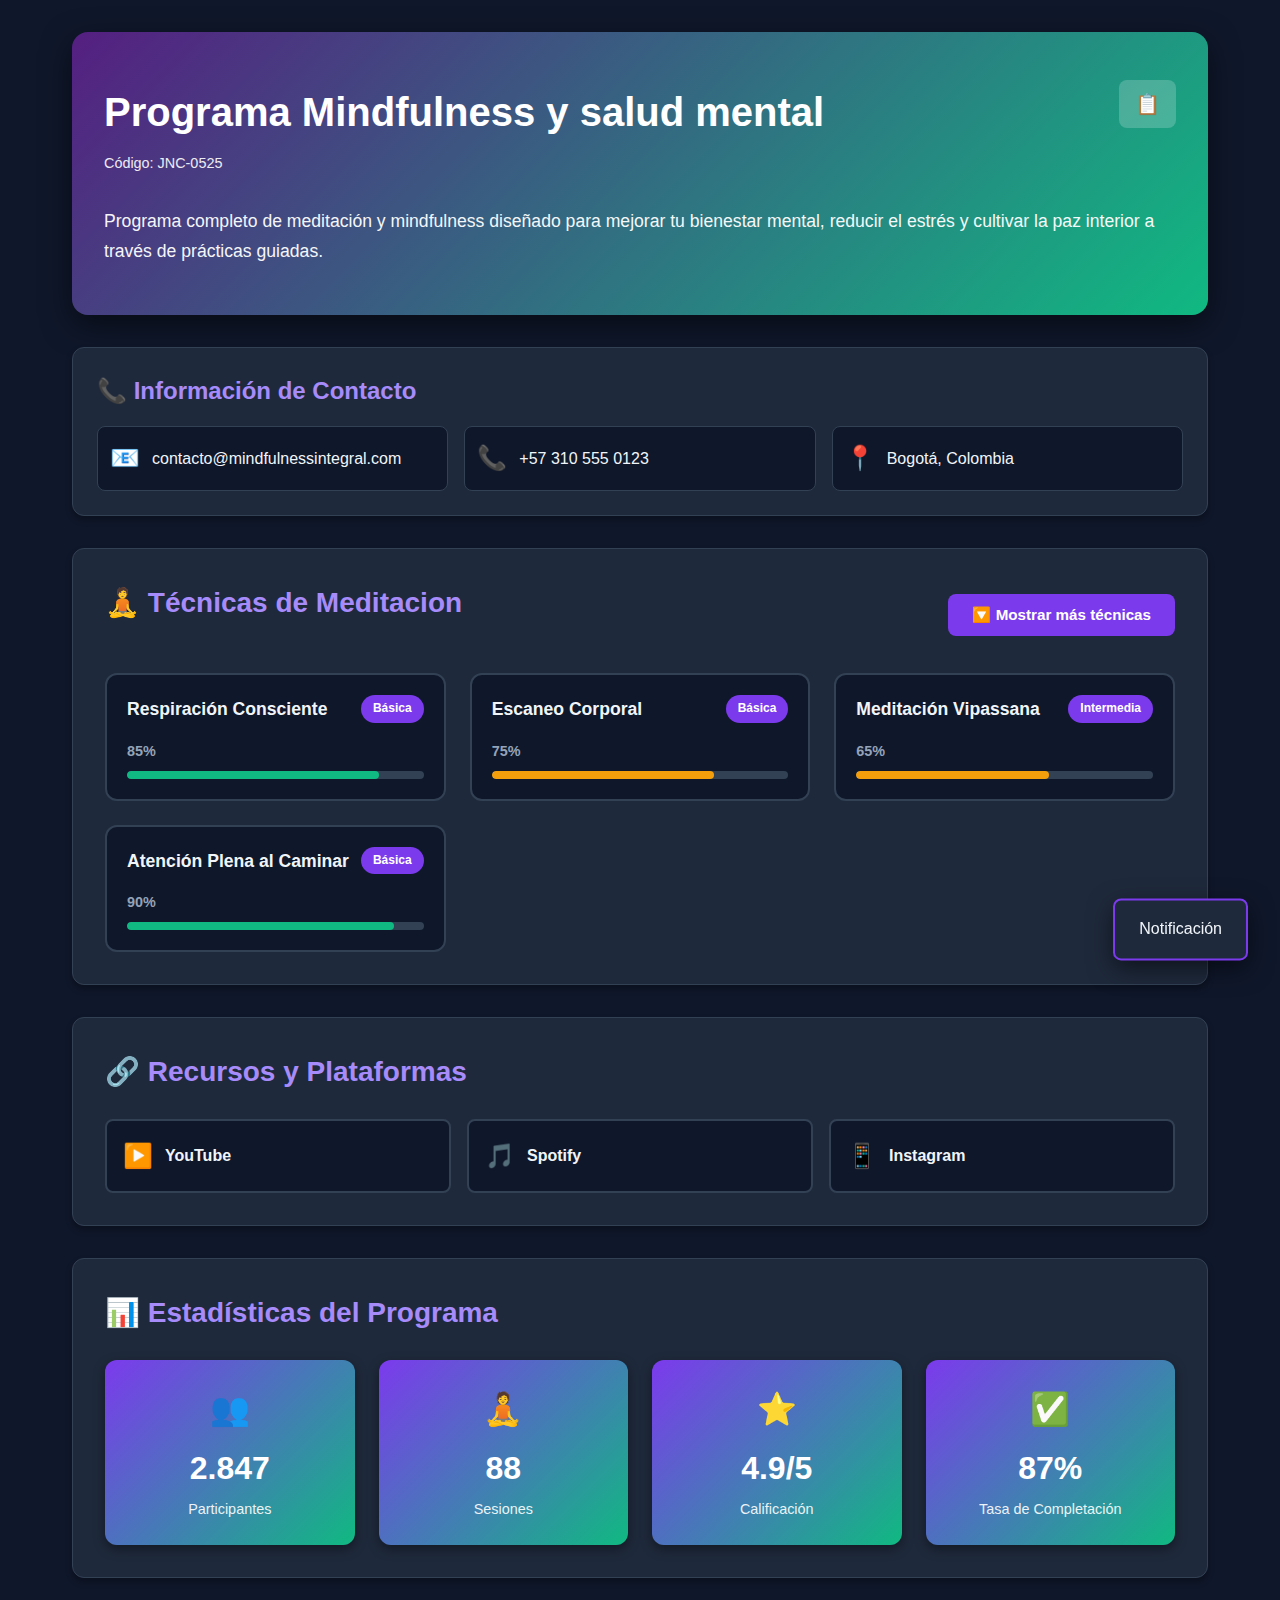
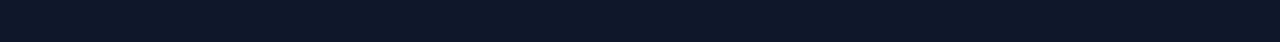
<file: Presentacion/index.html>
<!DOCTYPE html>
<html lang="es">
<head>
    <meta charset="UTF-8">
    <meta name="viewport" content="width=device-width, initial-scale=1.0">
    <title>Programa Mindfulness</title>
    <link rel="stylesheet" href="styles.css">
</head>
<body>
    <div class="container">
        <!-- Header -->
        <header class="header">
            <div class="header-top">
                <div>
                    <h1 id="entity-name">Programa Mindfulness y salud mental</h1>
                    <p id="entity-identifier">Código: JNC-0525</p>
                </div>
                <div>
                    <button id="copy-btn" class="btn" title="Copiar información">📋</button>
                </div>
            </div>
            <div id="entity-description">
                <p>Cargando descripción</p>
            </div>
        </header>

        <!-- Contacto -->
        <section class="contact-section">
            <h2>📞 Información de Contacto</h2>
            <div id="contact-info"></div>
        </section>

        <!-- Técnicas -->
        <section class="section">
            <div class="section-header">
                <h2>🧘 Técnicas de Meditacion</h2>
                <button id="toggle-items">🔽 Mostrar más técnicas</button>
            </div>
            <div id="items-list"></div>
        </section>

        <!-- Enlaces -->
        <section class="section">
            <h2>🔗 Recursos y Plataformas</h2>
            <div id="links-list"></div>
        </section>

        <!-- Estadísticas -->
        <section class="section">
            <h2>📊 Estadísticas del Programa</h2>
            <div id="stats"></div>
        </section>
    </div>

    <!-- Toast -->
    <div id="toast">
        <div id="toast-message">Notificación</div>
    </div>

    <script src="meditacion-mindfulness.js"></script>
</body>
</html>
</file>
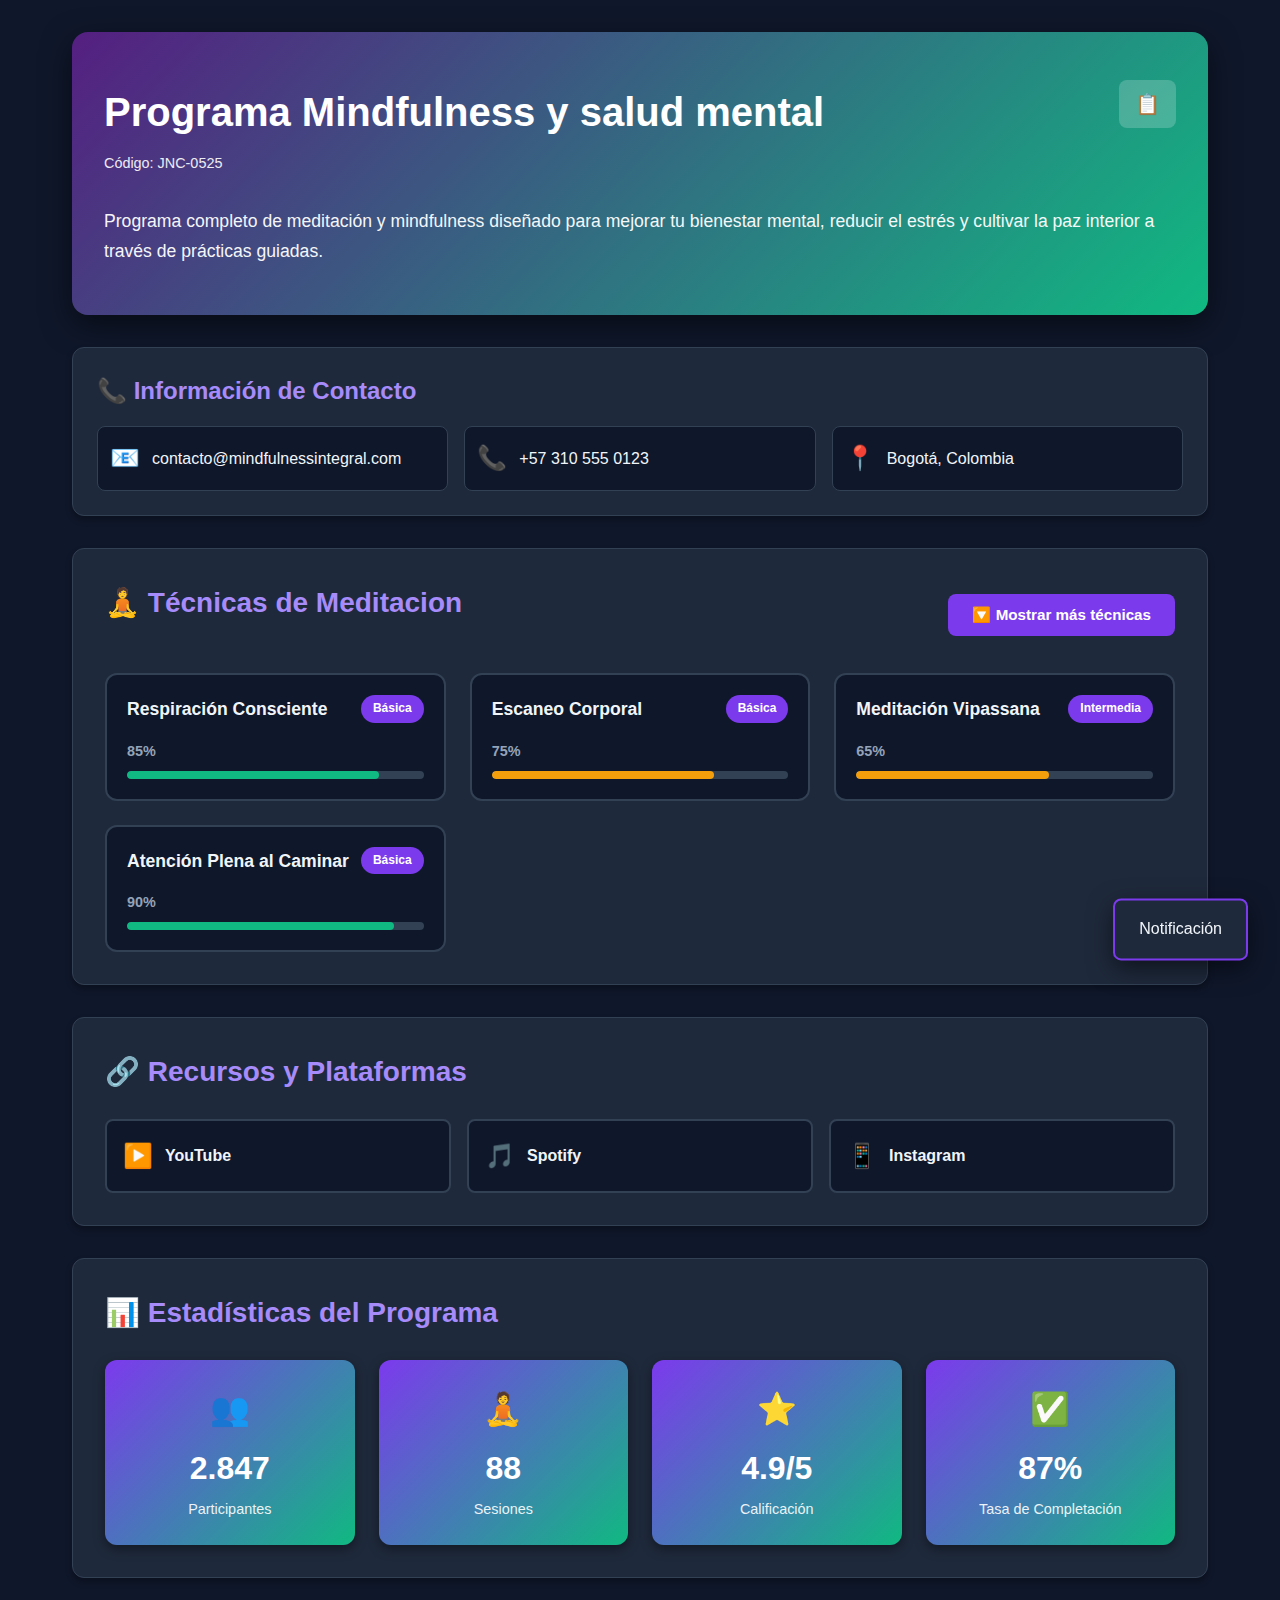
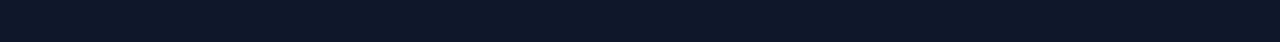
<file: Proyectos/week_01/index.html>
<!DOCTYPE html>
<html lang="es">
<head>
    <meta charset="UTF-8">
    <meta name="viewport" content="width=device-width, initial-scale=1.0">
    <title>Programa Mindfulness</title>
    <link rel="stylesheet" href="styles.css">
</head>
<body>
    <div class="container">
        <!-- Header -->
        <header class="header">
            <div class="header-top">
                <div>
                    <h1 id="entity-name">Programa Mindfulness y salud mental</h1>
                    <p id="entity-identifier">Código: JNC-0525</p>
                </div>
                <div>
                    <button id="copy-btn" class="btn" title="Copiar información">📋</button>
                </div>
            </div>
            <div id="entity-description">
                <p>Cargando descripción</p>
            </div>
        </header>

        <!-- Contacto -->
        <section class="contact-section">
            <h2>📞 Información de Contacto</h2>
            <div id="contact-info"></div>
        </section>

        <!-- Técnicas -->
        <section class="section">
            <div class="section-header">
                <h2>🧘 Técnicas de Meditacion</h2>
                <button id="toggle-items">🔽 Mostrar más técnicas</button>
            </div>
            <div id="items-list"></div>
        </section>

        <!-- Enlaces -->
        <section class="section">
            <h2>🔗 Recursos y Plataformas</h2>
            <div id="links-list"></div>
        </section>

        <!-- Estadísticas -->
        <section class="section">
            <h2>📊 Estadísticas del Programa</h2>
            <div id="stats"></div>
        </section>
    </div>

    <!-- Toast -->
    <div id="toast">
        <div id="toast-message">Notificación</div>
    </div>

    <script src="meditacion-mindfulness.js"></script>
</body>
</html>
</file>
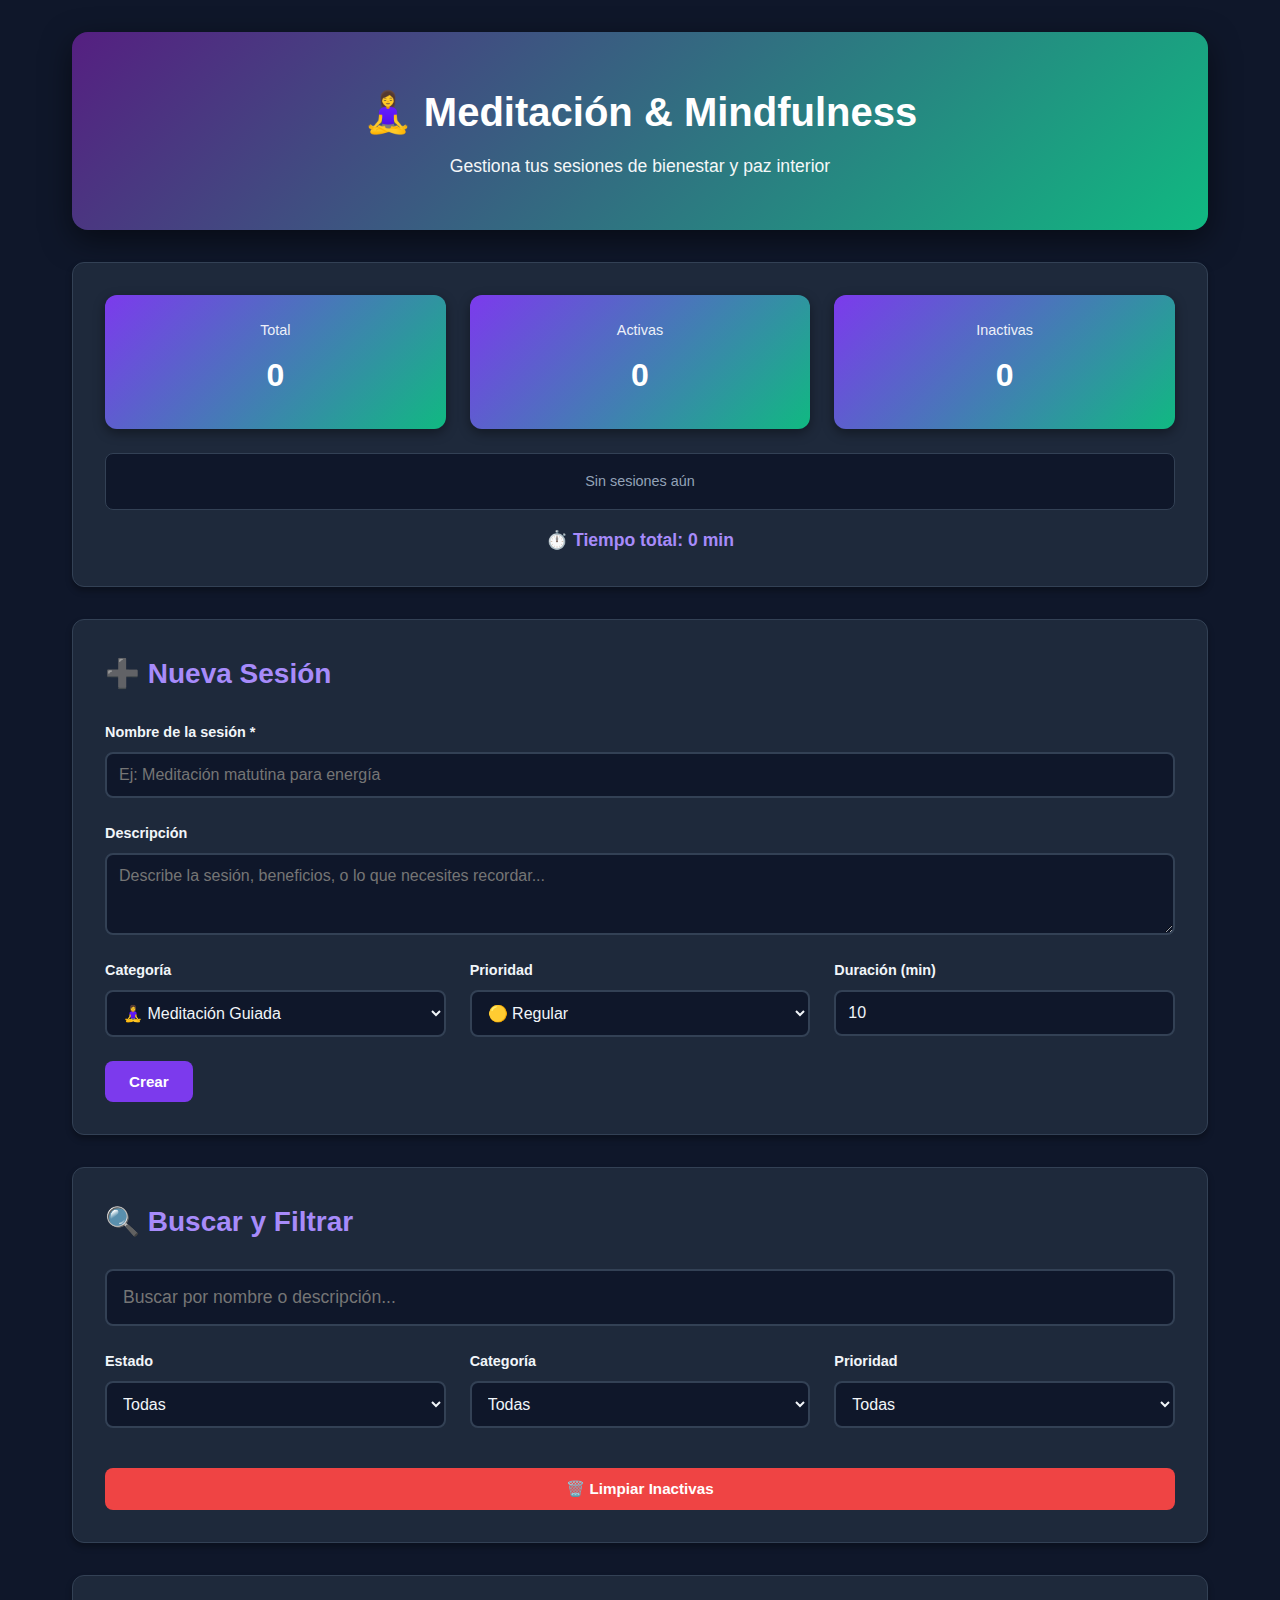
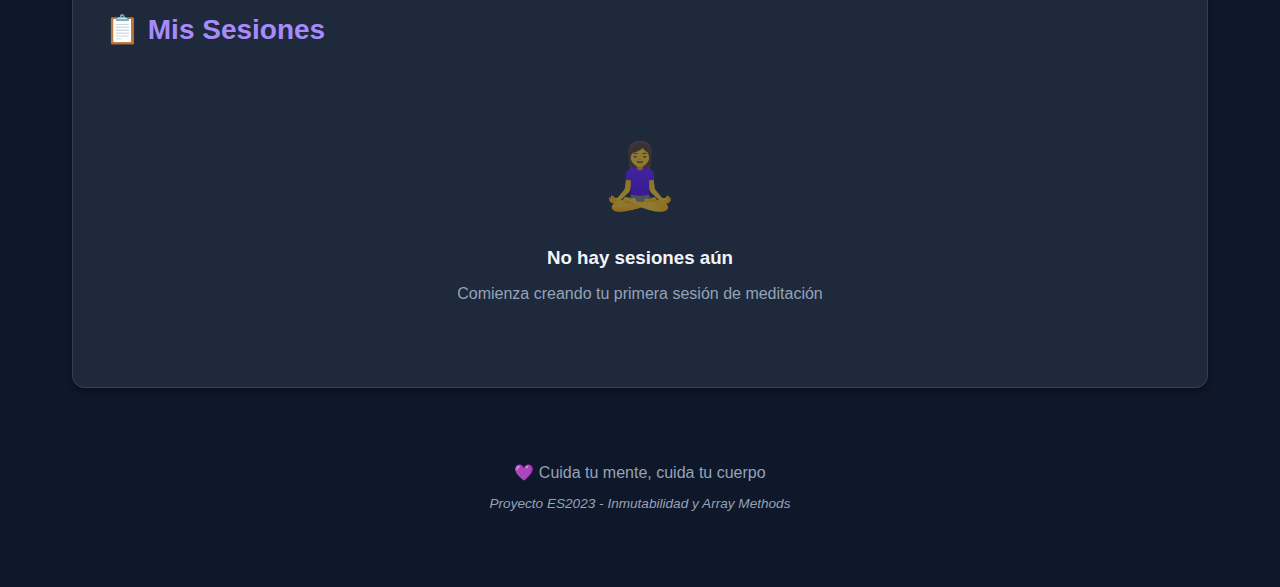
<file: Proyectos/week_02/index.html>
<!DOCTYPE html>
<html lang="es">
<head>
  <meta charset="UTF-8">
  <meta name="viewport" content="width=device-width, initial-scale=1.0">
  <title>🧘‍♀️ Meditación & Mindfulness - Gestor de Sesiones</title>
  <link rel="stylesheet" href="styles.css">
</head>
<body>
  <div class="container">
    <!-- HEADER -->
    <header class="header">
      <h1>🧘‍♀️ Meditación & Mindfulness</h1>
      <p class="subtitle">Gestiona tus sesiones de bienestar y paz interior</p>
    </header>

    <!-- ESTADÍSTICAS -->
    <section class="stats-section">
      <div class="stats-grid">
        <div class="stat-card">
          <span class="stat-label">Total</span>
          <span class="stat-value" id="stat-total">0</span>
        </div>
        <div class="stat-card stat-active">
          <span class="stat-label">Activas</span>
          <span class="stat-value" id="stat-active">0</span>
        </div>
        <div class="stat-card stat-inactive">
          <span class="stat-label">Inactivas</span>
          <span class="stat-value" id="stat-inactive">0</span>
        </div>
      </div>
      <div class="stats-details" id="stats-details">
        Sin sesiones aún
      </div>
      <div class="total-time" id="total-time">
        ⏱️ Tiempo total: 0 min
      </div>
    </section>

    <!-- FORMULARIO -->
    <section class="form-section">
      <h2 id="form-title">➕ Nueva Sesión</h2>
      <form id="item-form" class="item-form">
        <div class="form-group">
          <label for="item-name">Nombre de la sesión *</label>
          <input 
            type="text" 
            id="item-name" 
            placeholder="Ej: Meditación matutina para energía"
            required
          >
        </div>

        <div class="form-group">
          <label for="item-description">Descripción</label>
          <textarea 
            id="item-description" 
            placeholder="Describe la sesión, beneficios, o lo que necesites recordar..."
            rows="3"
          ></textarea>
        </div>

        <div class="form-row">
          <div class="form-group">
            <label for="item-category">Categoría</label>
            <select id="item-category">
              <option value="meditation">🧘‍♀️ Meditación Guiada</option>
              <option value="breathing">💨 Respiración</option>
              <option value="yoga">🤸‍♀️ Yoga/Estiramientos</option>
              <option value="mindfulness">🌸 Mindfulness</option>
              <option value="sounds">🎵 Sonidos Relajantes</option>
            </select>
          </div>

          <div class="form-group">
            <label for="item-priority">Prioridad</label>
            <select id="item-priority">
              <option value="low">🟢 Opcional</option>
              <option value="medium" selected>🟡 Regular</option>
              <option value="high">🔴 Urgente</option>
            </select>
          </div>

          <div class="form-group">
            <label for="item-duration">Duración (min)</label>
            <input 
              type="number" 
              id="item-duration" 
              min="1" 
              max="120" 
              value="10"
            >
          </div>
        </div>

        <div class="form-actions">
          <button type="submit" id="submit-btn" class="btn btn-primary">
            Crear
          </button>
          <button 
            type="button" 
            id="cancel-btn" 
            class="btn btn-secondary" 
            style="display: none;"
          >
            Cancelar
          </button>
        </div>
      </form>
    </section>

    <!-- FILTROS Y BÚSQUEDA -->
    <section class="filters-section">
      <h2>🔍 Buscar y Filtrar</h2>
      
      <div class="search-box">
        <input 
          type="text" 
          id="search-input" 
          placeholder="Buscar por nombre o descripción..."
        >
      </div>

      <div class="filters-grid">
        <div class="filter-group">
          <label for="filter-status">Estado</label>
          <select id="filter-status">
            <option value="all">Todas</option>
            <option value="active">Activas</option>
            <option value="inactive">Inactivas</option>
          </select>
        </div>

        <div class="filter-group">
          <label for="filter-category">Categoría</label>
          <select id="filter-category">
            <option value="all">Todas</option>
            <option value="meditation">🧘‍♀️ Meditación</option>
            <option value="breathing">💨 Respiración</option>
            <option value="yoga">🤸‍♀️ Yoga</option>
            <option value="mindfulness">🌸 Mindfulness</option>
            <option value="sounds">🎵 Sonidos</option>
          </select>
        </div>

        <div class="filter-group">
          <label for="filter-priority">Prioridad</label>
          <select id="filter-priority">
            <option value="all">Todas</option>
            <option value="high">🔴 Urgente</option>
            <option value="medium">🟡 Regular</option>
            <option value="low">🟢 Opcional</option>
          </select>
        </div>
      </div>

      <button id="clear-inactive" class="btn btn-danger">
        🗑️ Limpiar Inactivas
      </button>
    </section>

    <!-- LISTA DE SESIONES -->
    <section class="items-section">
      <h2>📋 Mis Sesiones</h2>
      
      <div id="empty-state" class="empty-state">
        <div class="empty-icon">🧘‍♀️</div>
        <h3>No hay sesiones aún</h3>
        <p>Comienza creando tu primera sesión de meditación</p>
      </div>

      <div id="item-list" class="item-list">
        <!-- Las sesiones se renderizarán aquí dinámicamente -->
      </div>
    </section>

    <!-- FOOTER -->
    <footer class="footer">
      <p>💜 Cuida tu mente, cuida tu cuerpo</p>
      <p class="footer-note">Proyecto ES2023 - Inmutabilidad y Array Methods</p>
    </footer>
  </div>

  <script src="meditation-app.js"></script>
</body>
</html>
</file>
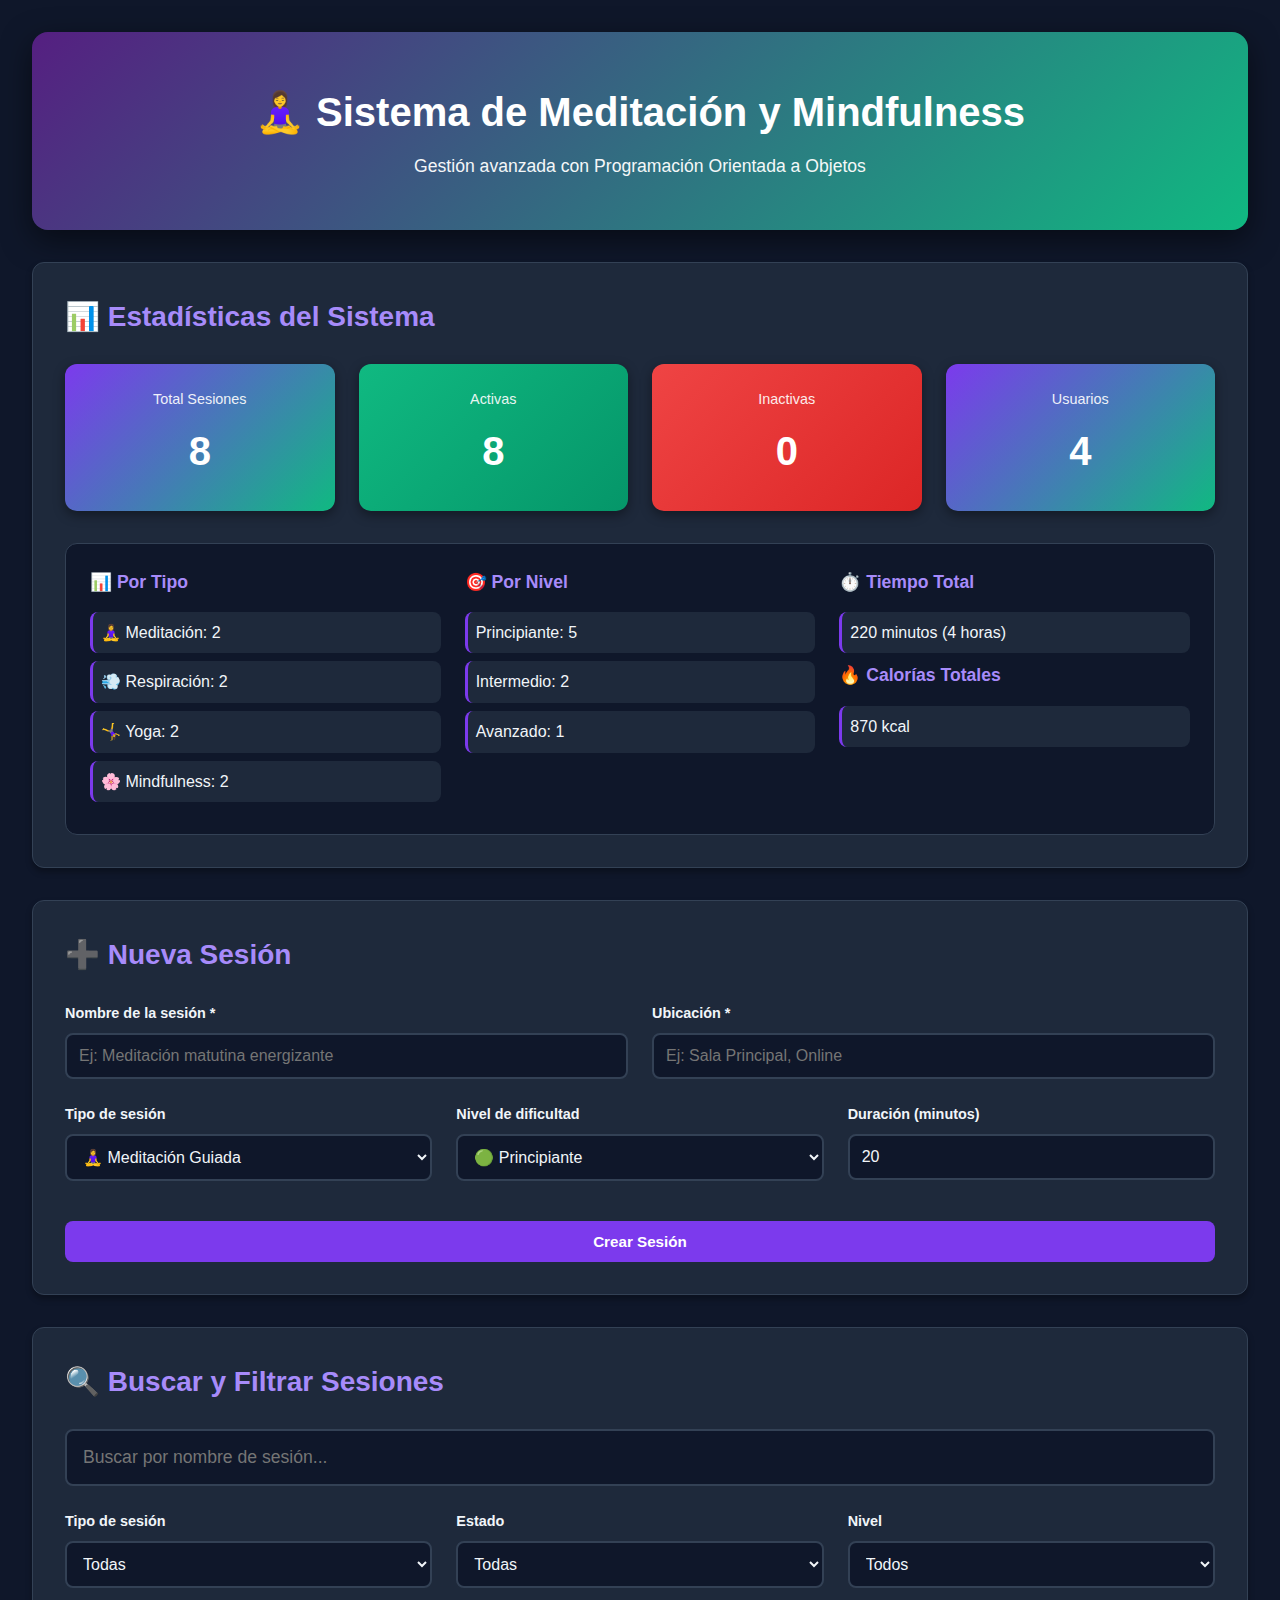
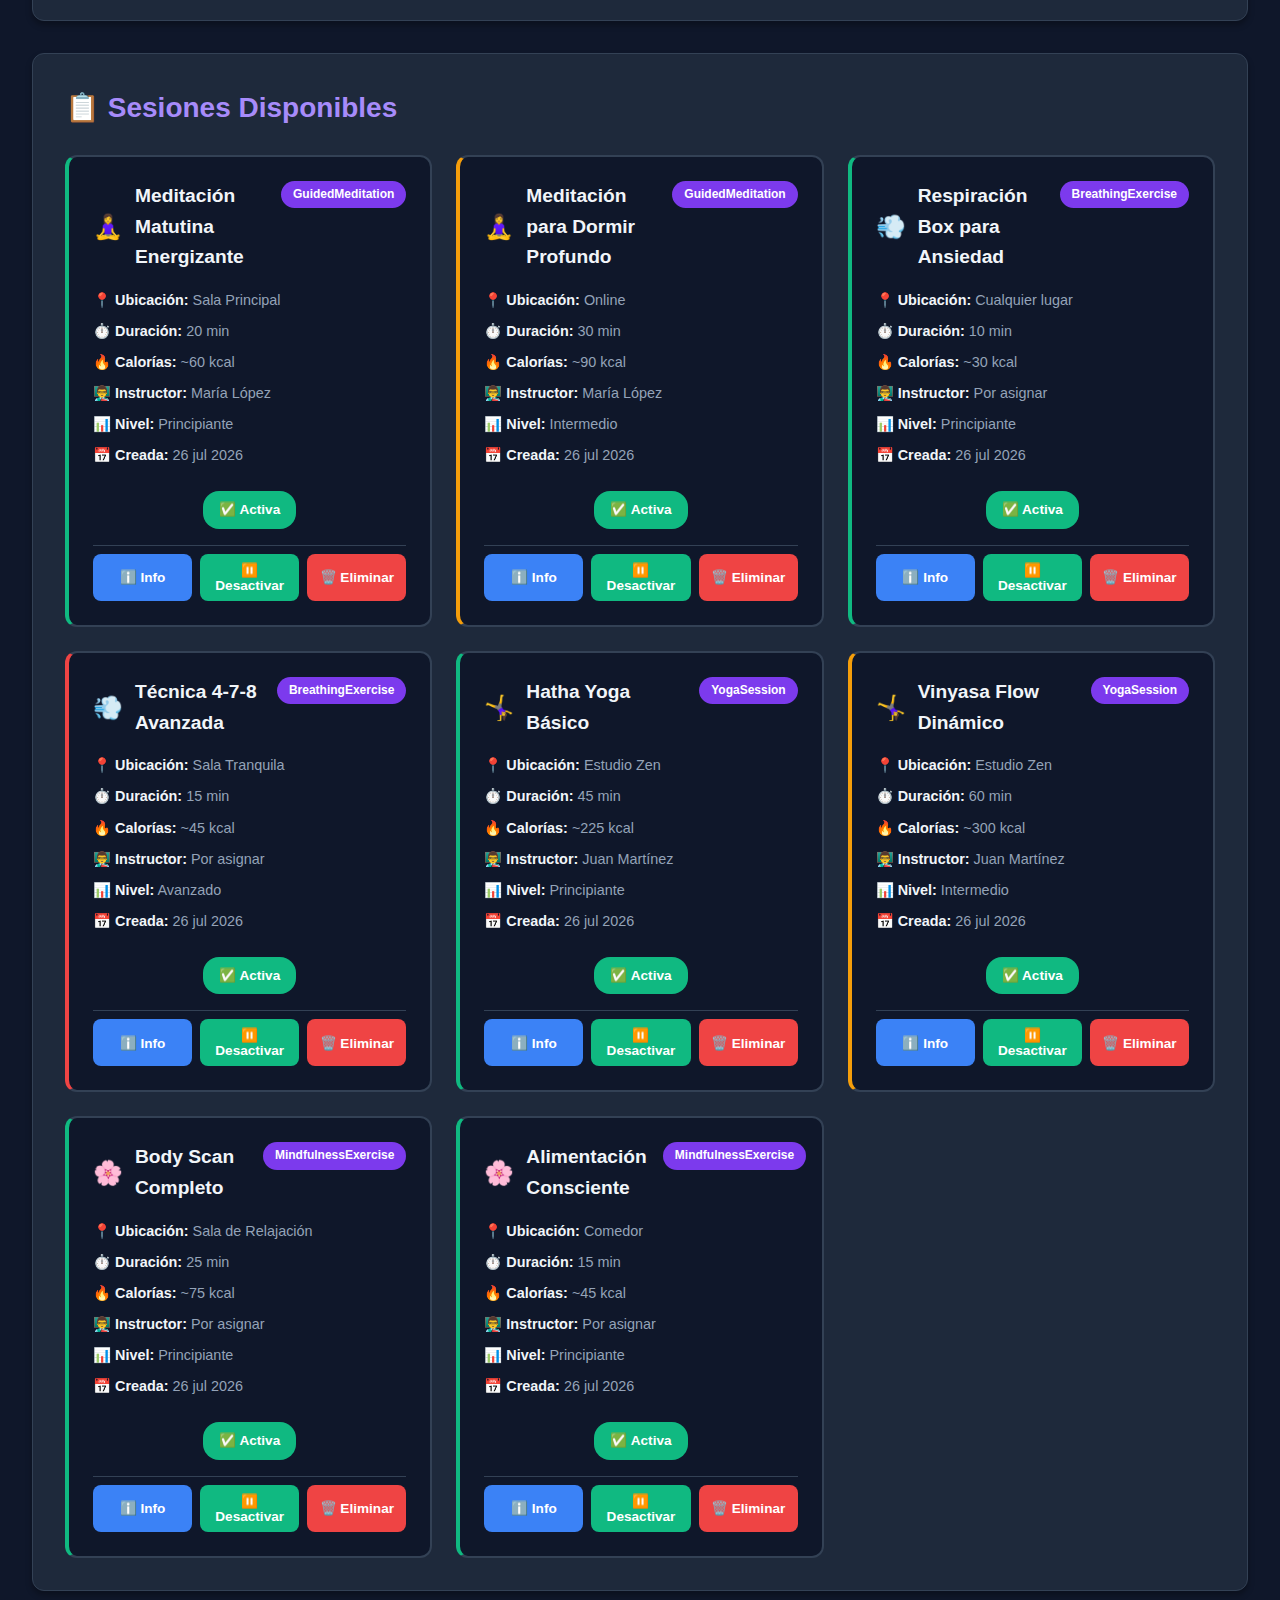
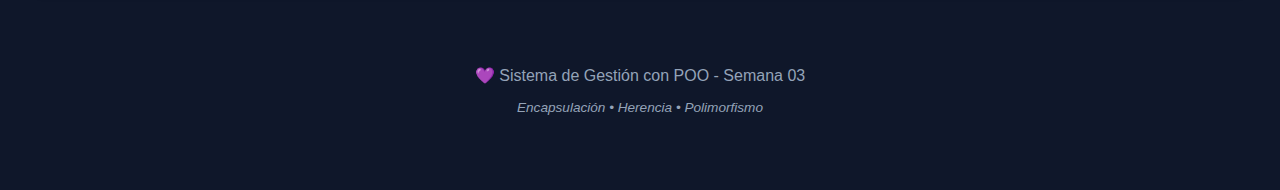
<file: Proyectos/Week_03/index-poo.html>
<!DOCTYPE html>
<html lang="es">
<head>
  <meta charset="UTF-8">
  <meta name="viewport" content="width=device-width, initial-scale=1.0">
  <title>🧘‍♀️ Sistema de Meditación - POO</title>
  <link rel="stylesheet" href="styles-poo.css">
</head>
<body>
  <div class="container">
    <!-- HEADER -->
    <header class="header">
      <h1>🧘‍♀️ Sistema de Meditación y Mindfulness</h1>
      <p class="subtitle">Gestión avanzada con Programación Orientada a Objetos</p>
    </header>

    <!-- ESTADÍSTICAS -->
    <section class="stats-section">
      <h2>📊 Estadísticas del Sistema</h2>
      <div id="stats">
        <!-- Las estadísticas se renderizarán aquí dinámicamente -->
      </div>
    </section>

    <!-- FORMULARIO -->
    <section class="form-section">
      <h2>➕ Nueva Sesión</h2>
      <form id="session-form" class="session-form">
        <div class="form-row">
          <div class="form-group">
            <label for="session-name">Nombre de la sesión *</label>
            <input 
              type="text" 
              id="session-name" 
              placeholder="Ej: Meditación matutina energizante"
              required
            >
          </div>

          <div class="form-group">
            <label for="session-location">Ubicación *</label>
            <input 
              type="text" 
              id="session-location" 
              placeholder="Ej: Sala Principal, Online"
              required
            >
          </div>
        </div>

        <div class="form-row">
          <div class="form-group">
            <label for="session-type">Tipo de sesión</label>
            <select id="session-type" required>
              <option value="GuidedMeditation">🧘‍♀️ Meditación Guiada</option>
              <option value="BreathingExercise">💨 Ejercicio de Respiración</option>
              <option value="YogaSession">🤸‍♀️ Sesión de Yoga</option>
              <option value="MindfulnessExercise">🌸 Ejercicio de Mindfulness</option>
            </select>
          </div>

          <div class="form-group">
            <label for="session-difficulty">Nivel de dificultad</label>
            <select id="session-difficulty">
              <option value="Principiante">🟢 Principiante</option>
              <option value="Intermedio">🟡 Intermedio</option>
              <option value="Avanzado">🔴 Avanzado</option>
            </select>
          </div>

          <div class="form-group">
            <label for="session-duration">Duración (minutos)</label>
            <input 
              type="number" 
              id="session-duration" 
              min="5" 
              max="120" 
              value="20"
              required
            >
          </div>
        </div>

        <div class="form-actions">
          <button type="submit" class="btn btn-primary">
            Crear Sesión
          </button>
        </div>
      </form>
    </section>

    <!-- FILTROS Y BÚSQUEDA -->
    <section class="filters-section">
      <h2>🔍 Buscar y Filtrar Sesiones</h2>
      
      <div class="search-box">
        <input 
          type="text" 
          id="search-input" 
          placeholder="Buscar por nombre de sesión..."
        >
      </div>

      <div class="filters-grid">
        <div class="filter-group">
          <label for="filter-type">Tipo de sesión</label>
          <select id="filter-type">
            <option value="all">Todas</option>
            <option value="GuidedMeditation">🧘‍♀️ Meditación Guiada</option>
            <option value="BreathingExercise">💨 Respiración</option>
            <option value="YogaSession">🤸‍♀️ Yoga</option>
            <option value="MindfulnessExercise">🌸 Mindfulness</option>
          </select>
        </div>

        <div class="filter-group">
          <label for="filter-status">Estado</label>
          <select id="filter-status">
            <option value="all">Todas</option>
            <option value="active">Activas</option>
            <option value="inactive">Inactivas</option>
          </select>
        </div>

        <div class="filter-group">
          <label for="filter-difficulty">Nivel</label>
          <select id="filter-difficulty">
            <option value="all">Todos</option>
            <option value="Principiante">🟢 Principiante</option>
            <option value="Intermedio">🟡 Intermedio</option>
            <option value="Avanzado">🔴 Avanzado</option>
          </select>
        </div>
      </div>
    </section>

    <!-- LISTA DE SESIONES -->
    <section class="sessions-section">
      <h2>📋 Sesiones Disponibles</h2>
      
      <div id="session-list" class="session-list">
        <!-- Las sesiones se renderizarán aquí dinámicamente -->
      </div>
    </section>

    <!-- FOOTER -->
    <footer class="footer">
      <p>💜 Sistema de Gestión con POO - Semana 03</p>
      <p class="footer-note">Encapsulación • Herencia • Polimorfismo</p>
    </footer>
  </div>

  <script src="meditation-system-poo.js"></script>
</body>
</html>
</file>
<file: Presentacion/styles.css>
/* ============================================
   ESTILOS CSS - Meditación y Mindfulness
   Tema Oscuro Simplificado
   ============================================ */

* {
    margin: 0;
    padding: 0;
    box-sizing: border-box;
}

body {
    font-family: 'Segoe UI', Tahoma, Geneva, Verdana, sans-serif;
    background: #0f172a;
    color: #f1f5f9;
    line-height: 1.6;
}

.container {
    max-width: 1200px;
    margin: 0 auto;
    padding: 2rem;
}

/* Header */
.header {
    background: linear-gradient(135deg, #551f81, #10b981);
    color: white;
    padding: 3rem 2rem;
    border-radius: 1rem;
    margin-bottom: 2rem;
    box-shadow: 0 10px 30px rgba(0, 0, 0, 0.5);
}

.header-top {
    display: flex;
    justify-content: space-between;
    align-items: flex-start;
    margin-bottom: 1rem;
}

.btn {
    background: rgba(255, 255, 255, 0.2);
    border: none;
    padding: 0.75rem 1rem;
    border-radius: 0.5rem;
    cursor: pointer;
    font-size: 1.25rem;
    transition: all 0.3s ease;
}

.btn:hover {
    background: rgba(255, 255, 255, 0.3);
    transform: translateY(-2px);
}

#entity-name {
    font-size: 2.5rem;
    font-weight: 700;
    margin-bottom: 0.5rem;
}

#entity-identifier {
    font-size: 0.9rem;
    opacity: 0.9;
    margin-bottom: 1rem;
}

#entity-description {
    font-size: 1.1rem;
    opacity: 0.95;
    line-height: 1.7;
}

/* Sección de Contacto */
.contact-section {
    background: #1e293b;
    padding: 1.5rem;
    border-radius: 0.75rem;
    margin-bottom: 2rem;
    box-shadow: 0 4px 6px rgba(0, 0, 0, 0.3);
    border: 1px solid #334155;
}

.contact-section h2 {
    color: #a78bfa;
    margin-bottom: 1rem;
    font-size: 1.5rem;
}

#contact-info {
    display: grid;
    grid-template-columns: repeat(auto-fit, minmax(250px, 1fr));
    gap: 1rem;
}

.contact-item {
    display: flex;
    align-items: center;
    gap: 0.75rem;
    padding: 0.75rem;
    background: #0f172a;
    border-radius: 0.5rem;
    border: 1px solid #334155;
}

.contact-icon {
    font-size: 1.5rem;
}

/* Secciones */
.section {
    background: #1e293b;
    padding: 2rem;
    border-radius: 0.75rem;
    margin-bottom: 2rem;
    box-shadow: 0 4px 6px rgba(0, 0, 0, 0.3);
    border: 1px solid #334155;
}

.section-header {
    display: flex;
    justify-content: space-between;
    align-items: center;
    margin-bottom: 1.5rem;
}

.section-header h2,
.section h2 {
    color: #a78bfa;
    font-size: 1.75rem;
    margin-bottom: 1.5rem;
}

#toggle-items {
    background: #7c3aed;
    color: white;
    border: none;
    padding: 0.75rem 1.5rem;
    border-radius: 0.5rem;
    cursor: pointer;
    font-size: 0.95rem;
    font-weight: 600;
    transition: all 0.3s ease;
}

#toggle-items:hover {
    background: #6d28d9;
    transform: translateY(-2px);
}

/* Técnicas */
#items-list {
    display: grid;
    grid-template-columns: repeat(auto-fill, minmax(300px, 1fr));
    gap: 1.5rem;
}

.item {
    background: #0f172a;
    padding: 1.25rem;
    border-radius: 0.75rem;
    border: 2px solid #334155;
    transition: all 0.3s ease;
}

.item:hover {
    border-color: #7c3aed;
    transform: translateY(-4px);
    box-shadow: 0 8px 16px rgba(0, 0, 0, 0.4);
}

.item-header {
    display: flex;
    justify-content: space-between;
    align-items: flex-start;
    margin-bottom: 1rem;
}

.item-name {
    font-weight: 600;
    font-size: 1.1rem;
    color: #f1f5f9;
}

.item-category {
    background: #7c3aed;
    color: white;
    padding: 0.25rem 0.75rem;
    border-radius: 1rem;
    font-size: 0.75rem;
    font-weight: 600;
}

.item-level {
    display: flex;
    flex-direction: column;
    gap: 0.5rem;
}

.level-percentage {
    font-size: 0.9rem;
    color: #94a3b8;
    font-weight: 600;
}

.level-bar {
    background: #334155;
    height: 8px;
    border-radius: 1rem;
    overflow: hidden;
}

.level-fill {
    height: 100%;
    border-radius: 1rem;
    transition: width 0.5s ease;
}

/* Enlaces */
#links-list {
    display: grid;
    grid-template-columns: repeat(auto-fit, minmax(200px, 1fr));
    gap: 1rem;
}

.link-item {
    display: flex;
    align-items: center;
    gap: 0.75rem;
    padding: 1rem;
    background: #0f172a;
    border: 2px solid #334155;
    border-radius: 0.5rem;
    text-decoration: none;
    color: #f1f5f9;
    transition: all 0.3s ease;
    font-weight: 600;
}

.link-item:hover {
    border-color: #10b981;
    transform: translateY(-2px);
    box-shadow: 0 4px 12px rgba(0, 0, 0, 0.4);
}

.link-icon {
    font-size: 1.5rem;
}

/* Estadísticas */
#stats {
    display: grid;
    grid-template-columns: repeat(auto-fit, minmax(200px, 1fr));
    gap: 1.5rem;
}

.stat-item {
    background: linear-gradient(135deg, #7c3aed, #10b981);
    padding: 1.5rem;
    border-radius: 0.75rem;
    text-align: center;
    color: white;
    box-shadow: 0 4px 12px rgba(0, 0, 0, 0.4);
    transition: transform 0.3s ease;
}

.stat-item:hover {
    transform: translateY(-4px);
}

.stat-icon {
    font-size: 2rem;
    display: block;
    margin-bottom: 0.5rem;
}

.stat-value {
    display: block;
    font-size: 2rem;
    font-weight: 700;
    margin-bottom: 0.25rem;
}

.stat-label {
    display: block;
    font-size: 0.9rem;
    opacity: 0.9;
}

/* Toast */
#toast {
    position: fixed;
    bottom: 2rem;
    right: 2rem;
    background: #1e293b;
    color: #f1f5f9;
    padding: 1rem 1.5rem;
    border-radius: 0.5rem;
    box-shadow: 0 8px 24px rgba(0, 0, 0, 0.5);
    border: 2px solid #7c3aed;
    transform: translateY(150%);
    transition: transform 0.3s ease;
    z-index: 1000;
    max-width: 300px;
}

#toast.show {
    transform: translateY(0);
}

/* Responsivo */
@media (max-width: 768px) {
    .container {
        padding: 1rem;
    }

    #entity-name {
        font-size: 1.75rem;
    }

    .header-top {
        flex-direction: column;
        gap: 1rem;
    }

    #items-list {
        grid-template-columns: 1fr;
    }

    #stats {
        grid-template-columns: repeat(2, 1fr);
    }

    #toast {
        right: 1rem;
        left: 1rem;
        max-width: none;
    }
}
</file>
<file: Proyectos/week_01/styles.css>
/* ============================================
   ESTILOS CSS - Meditación y Mindfulness
   Tema Oscuro Simplificado
   ============================================ */

* {
    margin: 0;
    padding: 0;
    box-sizing: border-box;
}

body {
    font-family: 'Segoe UI', Tahoma, Geneva, Verdana, sans-serif;
    background: #0f172a;
    color: #f1f5f9;
    line-height: 1.6;
}

.container {
    max-width: 1200px;
    margin: 0 auto;
    padding: 2rem;
}

/* Header */
.header {
    background: linear-gradient(135deg, #551f81, #10b981);
    color: white;
    padding: 3rem 2rem;
    border-radius: 1rem;
    margin-bottom: 2rem;
    box-shadow: 0 10px 30px rgba(0, 0, 0, 0.5);
}

.header-top {
    display: flex;
    justify-content: space-between;
    align-items: flex-start;
    margin-bottom: 1rem;
}

.btn {
    background: rgba(255, 255, 255, 0.2);
    border: none;
    padding: 0.75rem 1rem;
    border-radius: 0.5rem;
    cursor: pointer;
    font-size: 1.25rem;
    transition: all 0.3s ease;
}

.btn:hover {
    background: rgba(255, 255, 255, 0.3);
    transform: translateY(-2px);
}

#entity-name {
    font-size: 2.5rem;
    font-weight: 700;
    margin-bottom: 0.5rem;
}

#entity-identifier {
    font-size: 0.9rem;
    opacity: 0.9;
    margin-bottom: 1rem;
}

#entity-description {
    font-size: 1.1rem;
    opacity: 0.95;
    line-height: 1.7;
}

/* Sección de Contacto */
.contact-section {
    background: #1e293b;
    padding: 1.5rem;
    border-radius: 0.75rem;
    margin-bottom: 2rem;
    box-shadow: 0 4px 6px rgba(0, 0, 0, 0.3);
    border: 1px solid #334155;
}

.contact-section h2 {
    color: #a78bfa;
    margin-bottom: 1rem;
    font-size: 1.5rem;
}

#contact-info {
    display: grid;
    grid-template-columns: repeat(auto-fit, minmax(250px, 1fr));
    gap: 1rem;
}

.contact-item {
    display: flex;
    align-items: center;
    gap: 0.75rem;
    padding: 0.75rem;
    background: #0f172a;
    border-radius: 0.5rem;
    border: 1px solid #334155;
}

.contact-icon {
    font-size: 1.5rem;
}

/* Secciones */
.section {
    background: #1e293b;
    padding: 2rem;
    border-radius: 0.75rem;
    margin-bottom: 2rem;
    box-shadow: 0 4px 6px rgba(0, 0, 0, 0.3);
    border: 1px solid #334155;
}

.section-header {
    display: flex;
    justify-content: space-between;
    align-items: center;
    margin-bottom: 1.5rem;
}

.section-header h2,
.section h2 {
    color: #a78bfa;
    font-size: 1.75rem;
    margin-bottom: 1.5rem;
}

#toggle-items {
    background: #7c3aed;
    color: white;
    border: none;
    padding: 0.75rem 1.5rem;
    border-radius: 0.5rem;
    cursor: pointer;
    font-size: 0.95rem;
    font-weight: 600;
    transition: all 0.3s ease;
}

#toggle-items:hover {
    background: #6d28d9;
    transform: translateY(-2px);
}

/* Técnicas */
#items-list {
    display: grid;
    grid-template-columns: repeat(auto-fill, minmax(300px, 1fr));
    gap: 1.5rem;
}

.item {
    background: #0f172a;
    padding: 1.25rem;
    border-radius: 0.75rem;
    border: 2px solid #334155;
    transition: all 0.3s ease;
}

.item:hover {
    border-color: #7c3aed;
    transform: translateY(-4px);
    box-shadow: 0 8px 16px rgba(0, 0, 0, 0.4);
}

.item-header {
    display: flex;
    justify-content: space-between;
    align-items: flex-start;
    margin-bottom: 1rem;
}

.item-name {
    font-weight: 600;
    font-size: 1.1rem;
    color: #f1f5f9;
}

.item-category {
    background: #7c3aed;
    color: white;
    padding: 0.25rem 0.75rem;
    border-radius: 1rem;
    font-size: 0.75rem;
    font-weight: 600;
}

.item-level {
    display: flex;
    flex-direction: column;
    gap: 0.5rem;
}

.level-percentage {
    font-size: 0.9rem;
    color: #94a3b8;
    font-weight: 600;
}

.level-bar {
    background: #334155;
    height: 8px;
    border-radius: 1rem;
    overflow: hidden;
}

.level-fill {
    height: 100%;
    border-radius: 1rem;
    transition: width 0.5s ease;
}

/* Enlaces */
#links-list {
    display: grid;
    grid-template-columns: repeat(auto-fit, minmax(200px, 1fr));
    gap: 1rem;
}

.link-item {
    display: flex;
    align-items: center;
    gap: 0.75rem;
    padding: 1rem;
    background: #0f172a;
    border: 2px solid #334155;
    border-radius: 0.5rem;
    text-decoration: none;
    color: #f1f5f9;
    transition: all 0.3s ease;
    font-weight: 600;
}

.link-item:hover {
    border-color: #10b981;
    transform: translateY(-2px);
    box-shadow: 0 4px 12px rgba(0, 0, 0, 0.4);
}

.link-icon {
    font-size: 1.5rem;
}

/* Estadísticas */
#stats {
    display: grid;
    grid-template-columns: repeat(auto-fit, minmax(200px, 1fr));
    gap: 1.5rem;
}

.stat-item {
    background: linear-gradient(135deg, #7c3aed, #10b981);
    padding: 1.5rem;
    border-radius: 0.75rem;
    text-align: center;
    color: white;
    box-shadow: 0 4px 12px rgba(0, 0, 0, 0.4);
    transition: transform 0.3s ease;
}

.stat-item:hover {
    transform: translateY(-4px);
}

.stat-icon {
    font-size: 2rem;
    display: block;
    margin-bottom: 0.5rem;
}

.stat-value {
    display: block;
    font-size: 2rem;
    font-weight: 700;
    margin-bottom: 0.25rem;
}

.stat-label {
    display: block;
    font-size: 0.9rem;
    opacity: 0.9;
}

/* Toast */
#toast {
    position: fixed;
    bottom: 2rem;
    right: 2rem;
    background: #1e293b;
    color: #f1f5f9;
    padding: 1rem 1.5rem;
    border-radius: 0.5rem;
    box-shadow: 0 8px 24px rgba(0, 0, 0, 0.5);
    border: 2px solid #7c3aed;
    transform: translateY(150%);
    transition: transform 0.3s ease;
    z-index: 1000;
    max-width: 300px;
}

#toast.show {
    transform: translateY(0);
}

/* Responsivo */
@media (max-width: 768px) {
    .container {
        padding: 1rem;
    }

    #entity-name {
        font-size: 1.75rem;
    }

    .header-top {
        flex-direction: column;
        gap: 1rem;
    }

    #items-list {
        grid-template-columns: 1fr;
    }

    #stats {
        grid-template-columns: repeat(2, 1fr);
    }

    #toast {
        right: 1rem;
        left: 1rem;
        max-width: none;
    }
}
</file>
<file: Proyectos/week_02/styles.css>
/* ============================================
   ESTILOS CSS - Meditación y Mindfulness
   Tema Oscuro Moderno
   ============================================ */

* {
    margin: 0;
    padding: 0;
    box-sizing: border-box;
}

body {
    font-family: 'Segoe UI', Tahoma, Geneva, Verdana, sans-serif;
    background: #0f172a;
    color: #f1f5f9;
    line-height: 1.6;
    min-height: 100vh;
}

.container {
    max-width: 1200px;
    margin: 0 auto;
    padding: 2rem;
}

/* HEADER */
.header {
    background: linear-gradient(135deg, #551f81, #10b981);
    color: white;
    padding: 3rem 2rem;
    border-radius: 1rem;
    margin-bottom: 2rem;
    box-shadow: 0 10px 30px rgba(0, 0, 0, 0.5);
    text-align: center;
}

.header h1 {
    font-size: 2.5rem;
    font-weight: 700;
    margin-bottom: 0.5rem;
}

.subtitle {
    font-size: 1.1rem;
    opacity: 0.95;
    line-height: 1.7;
}

/* ESTADÍSTICAS */
.stats-section {
    background: #1e293b;
    padding: 2rem;
    border-radius: 0.75rem;
    margin-bottom: 2rem;
    box-shadow: 0 4px 6px rgba(0, 0, 0, 0.3);
    border: 1px solid #334155;
}

.stats-section h2 {
    color: #a78bfa;
    font-size: 1.75rem;
    margin-bottom: 1.5rem;
}

.stats-grid {
    display: grid;
    grid-template-columns: repeat(auto-fit, minmax(200px, 1fr));
    gap: 1.5rem;
    margin-bottom: 1.5rem;
}

.stat-card {
    background: linear-gradient(135deg, #7c3aed, #10b981);
    padding: 1.5rem;
    border-radius: 0.75rem;
    text-align: center;
    color: white;
    box-shadow: 0 4px 12px rgba(0, 0, 0, 0.4);
    transition: transform 0.3s ease;
}

.stat-card:hover {
    transform: translateY(-4px);
}

.stat-label {
    display: block;
    font-size: 0.9rem;
    opacity: 0.9;
    margin-bottom: 0.5rem;
}

.stat-value {
    display: block;
    font-size: 2rem;
    font-weight: 700;
    margin-bottom: 0.25rem;
}

.stats-details {
    text-align: center;
    padding: 1rem;
    background: #0f172a;
    border-radius: 0.5rem;
    color: #94a3b8;
    font-size: 0.9rem;
    margin-bottom: 1rem;
    border: 1px solid #334155;
}

.total-time {
    text-align: center;
    font-weight: 600;
    color: #a78bfa;
    font-size: 1.1rem;
}

/* SECCIONES */
.form-section,
.filters-section,
.items-section {
    background: #1e293b;
    padding: 2rem;
    border-radius: 0.75rem;
    margin-bottom: 2rem;
    box-shadow: 0 4px 6px rgba(0, 0, 0, 0.3);
    border: 1px solid #334155;
}

.form-section h2,
.filters-section h2,
.items-section h2,
#form-title {
    color: #a78bfa;
    font-size: 1.75rem;
    margin-bottom: 1.5rem;
}

/* FORMULARIO */
.item-form {
    display: flex;
    flex-direction: column;
    gap: 1.5rem;
}

.form-group {
    display: flex;
    flex-direction: column;
    gap: 0.5rem;
}

.form-row {
    display: grid;
    grid-template-columns: repeat(auto-fit, minmax(200px, 1fr));
    gap: 1.5rem;
}

label {
    font-weight: 600;
    color: #f1f5f9;
    font-size: 0.9rem;
}

input[type="text"],
input[type="number"],
textarea,
select {
    padding: 0.75rem;
    border: 2px solid #334155;
    border-radius: 0.5rem;
    font-size: 1rem;
    background: #0f172a;
    color: #f1f5f9;
    transition: all 0.3s ease;
    font-family: inherit;
}

input:focus,
textarea:focus,
select:focus {
    outline: none;
    border-color: #7c3aed;
    box-shadow: 0 0 0 3px rgba(124, 58, 237, 0.2);
}

textarea {
    resize: vertical;
    min-height: 80px;
}

/* BOTONES */
.btn {
    padding: 0.75rem 1.5rem;
    border: none;
    border-radius: 0.5rem;
    font-size: 0.95rem;
    font-weight: 600;
    cursor: pointer;
    transition: all 0.3s ease;
}

.btn-primary,
#submit-btn {
    background: #7c3aed;
    color: white;
}

.btn-primary:hover,
#submit-btn:hover {
    background: #6d28d9;
    transform: translateY(-2px);
}

.btn-secondary,
#cancel-btn {
    background: #475569;
    color: white;
}

.btn-secondary:hover,
#cancel-btn:hover {
    background: #334155;
}

.btn-danger,
#clear-inactive {
    background: #ef4444;
    color: white;
    width: 100%;
    margin-top: 1rem;
}

.btn-danger:hover,
#clear-inactive:hover {
    background: #dc2626;
    transform: translateY(-2px);
}

.form-actions {
    display: flex;
    gap: 1rem;
}

/* FILTROS */
.search-box {
    margin-bottom: 1.5rem;
}

.search-box input,
#search-input {
    width: 100%;
    padding: 1rem;
    font-size: 1.1rem;
}

.filters-grid {
    display: grid;
    grid-template-columns: repeat(auto-fit, minmax(200px, 1fr));
    gap: 1.5rem;
    margin-bottom: 1.5rem;
}

.filter-group {
    display: flex;
    flex-direction: column;
    gap: 0.5rem;
}

/* LISTA DE ITEMS */
.empty-state {
    text-align: center;
    padding: 3rem;
    color: #94a3b8;
}

.empty-icon {
    font-size: 4rem;
    margin-bottom: 1rem;
    opacity: 0.5;
}

.empty-state h3 {
    color: #f1f5f9;
    margin-bottom: 0.5rem;
}

.item-list {
    display: grid;
    grid-template-columns: repeat(auto-fill, minmax(300px, 1fr));
    gap: 1.5rem;
}

/* ITEM INDIVIDUAL */
.item {
    background: #0f172a;
    padding: 1.25rem;
    border-radius: 0.75rem;
    border: 2px solid #334155;
    transition: all 0.3s ease;
    display: flex;
    flex-direction: column;
    gap: 0.75rem;
}

.item:hover {
    border-color: #7c3aed;
    transform: translateY(-4px);
    box-shadow: 0 8px 16px rgba(0, 0, 0, 0.4);
}

.item.inactive {
    opacity: 0.6;
    border-color: #475569;
}

.item.inactive .item-name {
    text-decoration: line-through;
}

/* Prioridades */
.item.priority-high {
    border-color: #ef4444;
}

.item.priority-medium {
    border-color: #f59e0b;
}

.item.priority-low {
    border-color: #10b981;
}

/* CHECKBOX Y HEADER DEL ITEM */
.item-header {
    display: flex;
    justify-content: space-between;
    align-items: flex-start;
    gap: 1rem;
}

.item-checkbox {
    width: 24px;
    height: 24px;
    cursor: pointer;
    flex-shrink: 0;
}

/* CONTENIDO DEL ITEM */
.item-content {
    display: flex;
    flex-direction: column;
    gap: 0.5rem;
    flex: 1;
}

.item-name {
    font-size: 1.1rem;
    font-weight: 600;
    color: #f1f5f9;
    margin: 0;
}

.item-description {
    color: #94a3b8;
    font-size: 0.95rem;
    margin: 0;
    line-height: 1.5;
}

.item-meta {
    display: flex;
    flex-wrap: wrap;
    gap: 0.5rem;
    margin-top: 0.5rem;
}

/* BADGES */
.badge {
    display: inline-block;
    padding: 0.25rem 0.75rem;
    border-radius: 1rem;
    font-size: 0.75rem;
    font-weight: 600;
}

.badge-category {
    background: #7c3aed;
    color: white;
}

.badge-priority {
    color: white;
}

.badge-priority.priority-high {
    background: #ef4444;
}

.badge-priority.priority-medium {
    background: #f59e0b;
}

.badge-priority.priority-low {
    background: #10b981;
}

.item-duration,
.item-date {
    color: #94a3b8;
    font-size: 0.85rem;
    padding: 0.25rem 0.5rem;
    background: #1e293b;
    border-radius: 0.5rem;
}

/* ACCIONES DEL ITEM */
.item-actions {
    display: flex;
    gap: 0.5rem;
    align-self: flex-start;
}

.btn-edit,
.btn-delete {
    background: none;
    border: none;
    font-size: 1.5rem;
    cursor: pointer;
    padding: 0.5rem;
    border-radius: 0.5rem;
    transition: all 0.3s ease;
}

.btn-edit:hover {
    background: rgba(59, 130, 246, 0.2);
    transform: scale(1.1);
}

.btn-delete:hover {
    background: rgba(239, 68, 68, 0.2);
    transform: scale(1.1);
}

/* FOOTER */
.footer {
    text-align: center;
    padding: 2rem;
    color: #94a3b8;
}

.footer p {
    margin: 0.5rem 0;
}

.footer-note {
    font-size: 0.85rem;
    font-style: italic;
}

/* RESPONSIVE */
@media (max-width: 768px) {
    .container {
        padding: 1rem;
    }

    .header h1 {
        font-size: 1.75rem;
    }

    .stats-grid {
        grid-template-columns: 1fr;
    }

    .form-row,
    .filters-grid {
        grid-template-columns: 1fr;
    }

    .item-list {
        grid-template-columns: 1fr;
    }

    .form-actions {
        flex-direction: column;
    }
}

/* ANIMACIONES */
@keyframes fadeIn {
    from {
        opacity: 0;
        transform: translateY(10px);
    }
    to {
        opacity: 1;
        transform: translateY(0);
    }
}

.item {
    animation: fadeIn 0.3s ease-out;
}

/* SCROLLBAR PERSONALIZADA */
::-webkit-scrollbar {
    width: 10px;
}

::-webkit-scrollbar-track {
    background: #1e293b;
}

::-webkit-scrollbar-thumb {
    background: #7c3aed;
    border-radius: 5px;
}

::-webkit-scrollbar-thumb:hover {
    background: #6d28d9;
}
</file>
<file: Proyectos/Week_03/styles-poo.css>
/* ============================================
   ESTILOS CSS - Sistema de Meditación POO
   Tema Oscuro Moderno - Semana 03
   ============================================ */

* {
    margin: 0;
    padding: 0;
    box-sizing: border-box;
}

body {
    font-family: 'Segoe UI', Tahoma, Geneva, Verdana, sans-serif;
    background: #0f172a;
    color: #f1f5f9;
    line-height: 1.6;
    min-height: 100vh;
}

.container {
    max-width: 1400px;
    margin: 0 auto;
    padding: 2rem;
}

/* HEADER */
.header {
    background: linear-gradient(135deg, #551f81, #10b981);
    color: white;
    padding: 3rem 2rem;
    border-radius: 1rem;
    margin-bottom: 2rem;
    box-shadow: 0 10px 30px rgba(0, 0, 0, 0.5);
    text-align: center;
}

.header h1 {
    font-size: 2.5rem;
    font-weight: 700;
    margin-bottom: 0.5rem;
}

.subtitle {
    font-size: 1.1rem;
    opacity: 0.95;
    line-height: 1.7;
}

/* SECCIONES */
.stats-section,
.form-section,
.filters-section,
.sessions-section {
    background: #1e293b;
    padding: 2rem;
    border-radius: 0.75rem;
    margin-bottom: 2rem;
    box-shadow: 0 4px 6px rgba(0, 0, 0, 0.3);
    border: 1px solid #334155;
}

section h2 {
    color: #a78bfa;
    font-size: 1.75rem;
    margin-bottom: 1.5rem;
}

/* ESTADÍSTICAS */
.stats-grid {
    display: grid;
    grid-template-columns: repeat(auto-fit, minmax(200px, 1fr));
    gap: 1.5rem;
    margin-bottom: 2rem;
}

.stat-card {
    background: linear-gradient(135deg, #7c3aed, #10b981);
    padding: 1.5rem;
    border-radius: 0.75rem;
    text-align: center;
    color: white;
    box-shadow: 0 4px 12px rgba(0, 0, 0, 0.4);
    transition: transform 0.3s ease;
}

.stat-card:hover {
    transform: translateY(-4px);
}

.stat-card.stat-active {
    background: linear-gradient(135deg, #10b981, #059669);
}

.stat-card.stat-inactive {
    background: linear-gradient(135deg, #ef4444, #dc2626);
}

.stat-label {
    display: block;
    font-size: 0.9rem;
    opacity: 0.9;
    margin-bottom: 0.5rem;
}

.stat-value {
    display: block;
    font-size: 2.5rem;
    font-weight: 700;
    margin-bottom: 0.25rem;
}

.stats-details {
    display: grid;
    grid-template-columns: repeat(auto-fit, minmax(250px, 1fr));
    gap: 1.5rem;
    padding: 1.5rem;
    background: #0f172a;
    border-radius: 0.75rem;
    border: 1px solid #334155;
}

.detail-section h4 {
    color: #a78bfa;
    margin-bottom: 1rem;
    font-size: 1.1rem;
}

.stat-detail {
    padding: 0.5rem;
    background: #1e293b;
    border-radius: 0.5rem;
    margin-bottom: 0.5rem;
    border-left: 3px solid #7c3aed;
}

/* FORMULARIO */
.session-form {
    display: flex;
    flex-direction: column;
    gap: 1.5rem;
}

.form-group {
    display: flex;
    flex-direction: column;
    gap: 0.5rem;
}

.form-row {
    display: grid;
    grid-template-columns: repeat(auto-fit, minmax(200px, 1fr));
    gap: 1.5rem;
}

label {
    font-weight: 600;
    color: #f1f5f9;
    font-size: 0.9rem;
}

input[type="text"],
input[type="number"],
select {
    padding: 0.75rem;
    border: 2px solid #334155;
    border-radius: 0.5rem;
    font-size: 1rem;
    background: #0f172a;
    color: #f1f5f9;
    transition: all 0.3s ease;
    font-family: inherit;
}

input:focus,
select:focus {
    outline: none;
    border-color: #7c3aed;
    box-shadow: 0 0 0 3px rgba(124, 58, 237, 0.2);
}

/* BOTONES */
.btn {
    padding: 0.75rem 1.5rem;
    border: none;
    border-radius: 0.5rem;
    font-size: 0.95rem;
    font-weight: 600;
    cursor: pointer;
    transition: all 0.3s ease;
}

.btn-primary {
    background: #7c3aed;
    color: white;
    width: 100%;
}

.btn-primary:hover {
    background: #6d28d9;
    transform: translateY(-2px);
}

.btn-info {
    background: #3b82f6;
    color: white;
}

.btn-info:hover {
    background: #2563eb;
}

.btn-toggle {
    background: #10b981;
    color: white;
}

.btn-toggle:hover {
    background: #059669;
}

.btn-delete {
    background: #ef4444;
    color: white;
}

.btn-delete:hover {
    background: #dc2626;
}

.form-actions {
    margin-top: 1rem;
}

/* FILTROS */
.search-box {
    margin-bottom: 1.5rem;
}

.search-box input {
    width: 100%;
    padding: 1rem;
    font-size: 1.1rem;
}

.filters-grid {
    display: grid;
    grid-template-columns: repeat(auto-fit, minmax(200px, 1fr));
    gap: 1.5rem;
}

.filter-group {
    display: flex;
    flex-direction: column;
    gap: 0.5rem;
}

/* LISTA DE SESIONES */
.session-list {
    display: grid;
    grid-template-columns: repeat(auto-fill, minmax(350px, 1fr));
    gap: 1.5rem;
}

.empty {
    text-align: center;
    padding: 3rem;
    color: #94a3b8;
    font-size: 1.1rem;
}

/* SESIÓN INDIVIDUAL */
.session {
    background: #0f172a;
    padding: 1.5rem;
    border-radius: 0.75rem;
    border: 2px solid #334155;
    transition: all 0.3s ease;
    display: flex;
    flex-direction: column;
    gap: 1rem;
}

.session:hover {
    border-color: #7c3aed;
    transform: translateY(-4px);
    box-shadow: 0 8px 16px rgba(0, 0, 0, 0.4);
}

.session.inactive {
    opacity: 0.6;
    border-color: #475569;
}

/* Dificultades */
.difficulty-beginner {
    border-left: 4px solid #10b981;
}

.difficulty-intermediate {
    border-left: 4px solid #f59e0b;
}

.difficulty-advanced {
    border-left: 4px solid #ef4444;
}

.session-header {
    display: flex;
    justify-content: space-between;
    align-items: flex-start;
    gap: 1rem;
}

.session-title {
    display: flex;
    align-items: center;
    gap: 0.75rem;
    flex: 1;
}

.session-icon {
    font-size: 1.5rem;
}

.session-title h3 {
    font-size: 1.2rem;
    font-weight: 600;
    color: #f1f5f9;
    margin: 0;
}

.badge {
    display: inline-block;
    padding: 0.25rem 0.75rem;
    border-radius: 1rem;
    font-size: 0.75rem;
    font-weight: 600;
}

.badge-type {
    background: #7c3aed;
    color: white;
}

.session-details {
    display: flex;
    flex-direction: column;
    gap: 0.5rem;
}

.session-details p {
    color: #94a3b8;
    font-size: 0.9rem;
    margin: 0;
}

.session-details strong {
    color: #f1f5f9;
}

.session-status {
    display: flex;
    justify-content: center;
    padding-top: 0.5rem;
}

.status-badge {
    padding: 0.5rem 1rem;
    border-radius: 1rem;
    font-size: 0.85rem;
    font-weight: 600;
}

.status-active {
    background: #10b981;
    color: white;
}

.status-inactive {
    background: #ef4444;
    color: white;
}

.session-actions {
    display: flex;
    gap: 0.5rem;
    padding-top: 0.5rem;
    border-top: 1px solid #334155;
}

.session-actions .btn {
    flex: 1;
    padding: 0.5rem;
    font-size: 0.85rem;
}

/* FOOTER */
.footer {
    text-align: center;
    padding: 2rem;
    color: #94a3b8;
}

.footer p {
    margin: 0.5rem 0;
}

.footer-note {
    font-size: 0.85rem;
    font-style: italic;
}

/* RESPONSIVE */
@media (max-width: 768px) {
    .container {
        padding: 1rem;
    }

    .header h1 {
        font-size: 1.75rem;
    }

    .stats-grid {
        grid-template-columns: 1fr;
    }

    .form-row,
    .filters-grid {
        grid-template-columns: 1fr;
    }

    .session-list {
        grid-template-columns: 1fr;
    }

    .session-actions {
        flex-direction: column;
    }
}

/* ANIMACIONES */
@keyframes fadeIn {
    from {
        opacity: 0;
        transform: translateY(10px);
    }
    to {
        opacity: 1;
        transform: translateY(0);
    }
}

.session {
    animation: fadeIn 0.3s ease-out;
}

/* SCROLLBAR PERSONALIZADA */
::-webkit-scrollbar {
    width: 10px;
}

::-webkit-scrollbar-track {
    background: #1e293b;
}

::-webkit-scrollbar-thumb {
    background: #7c3aed;
    border-radius: 5px;
}

::-webkit-scrollbar-thumb:hover {
    background: #6d28d9;
}
</file>
